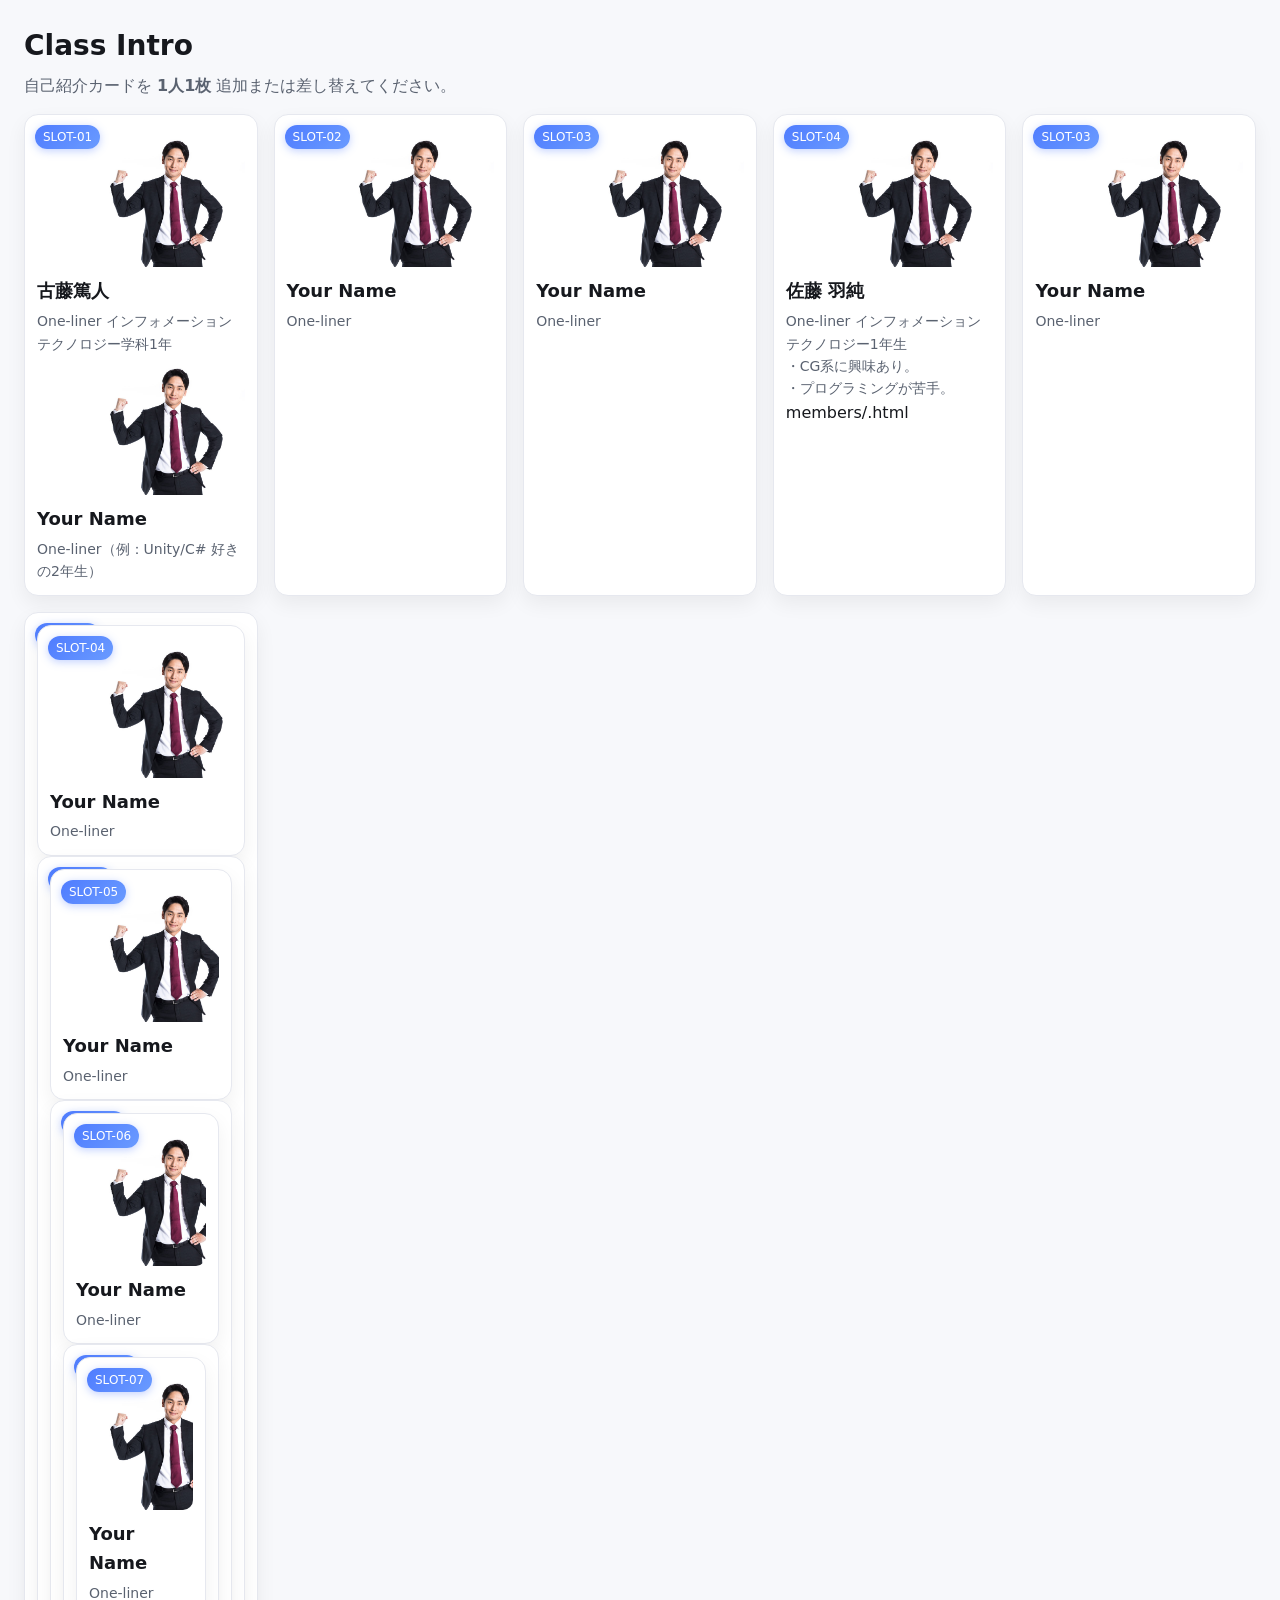
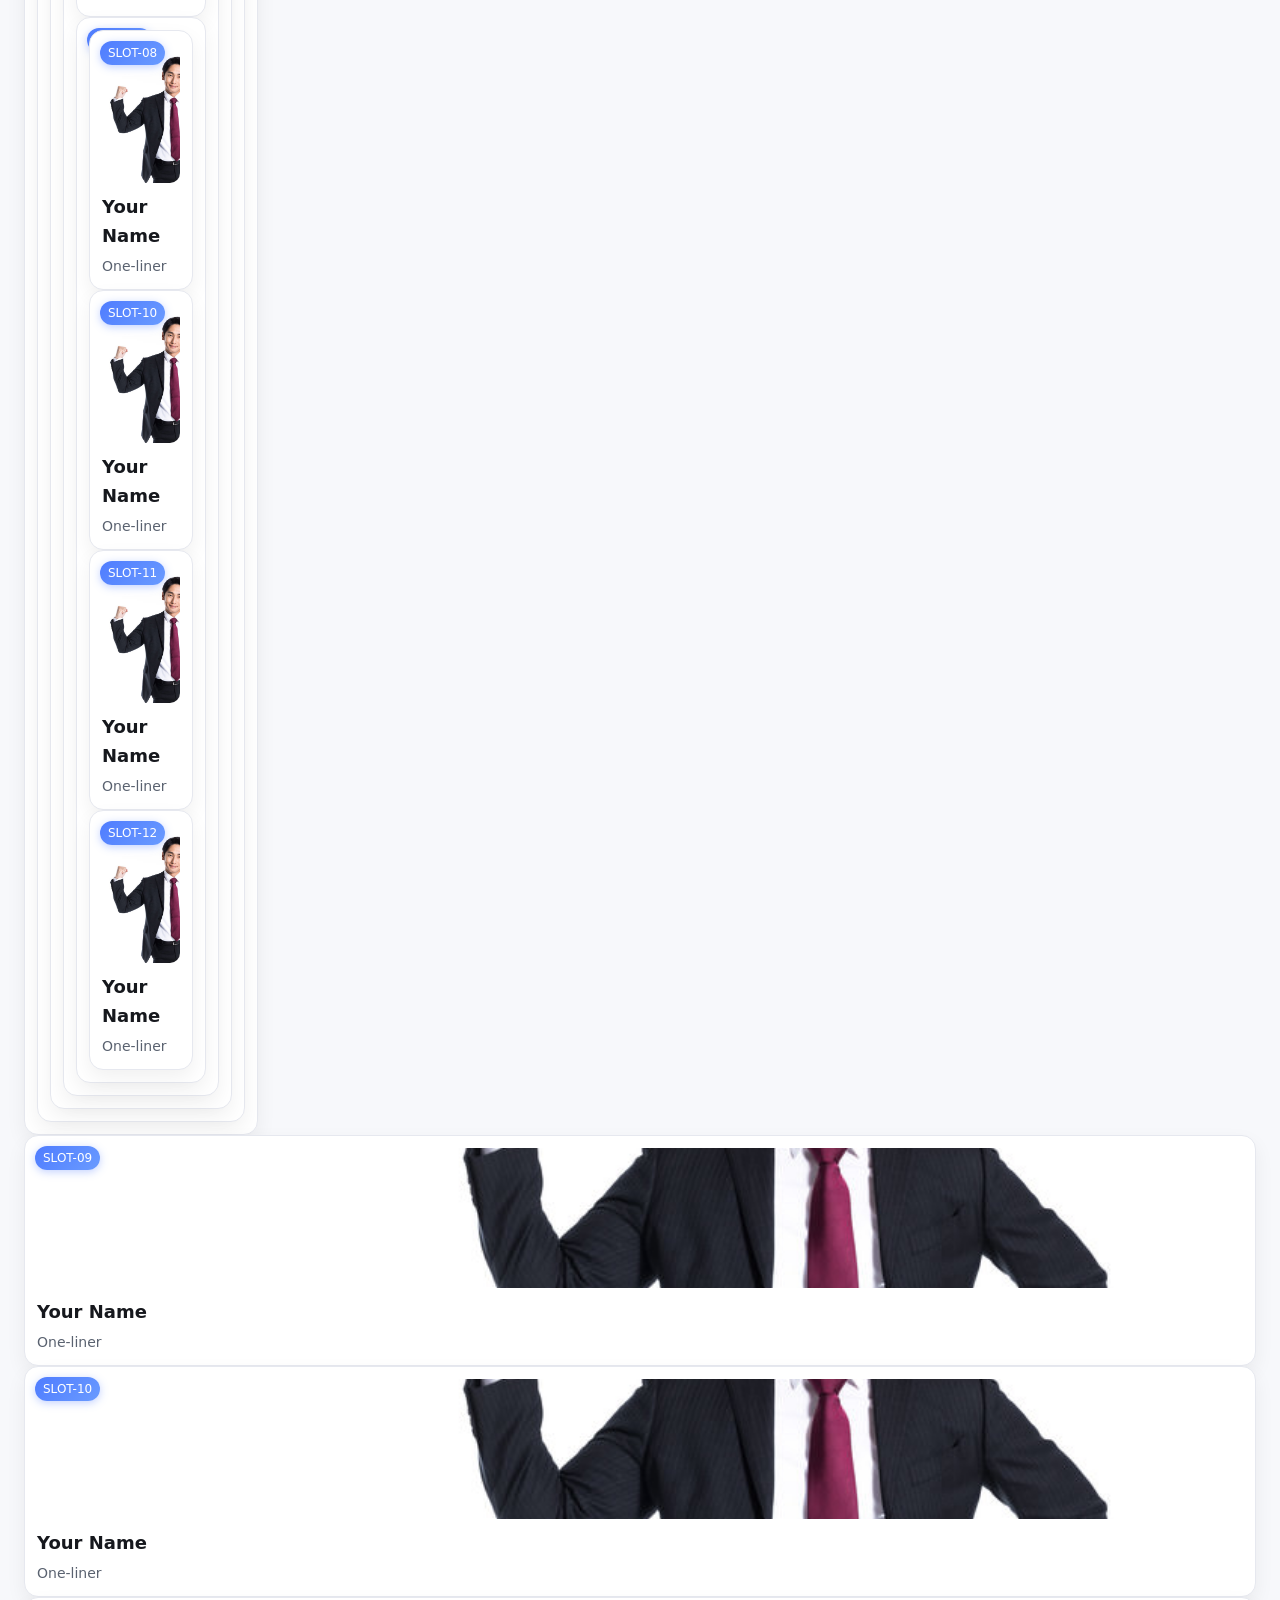
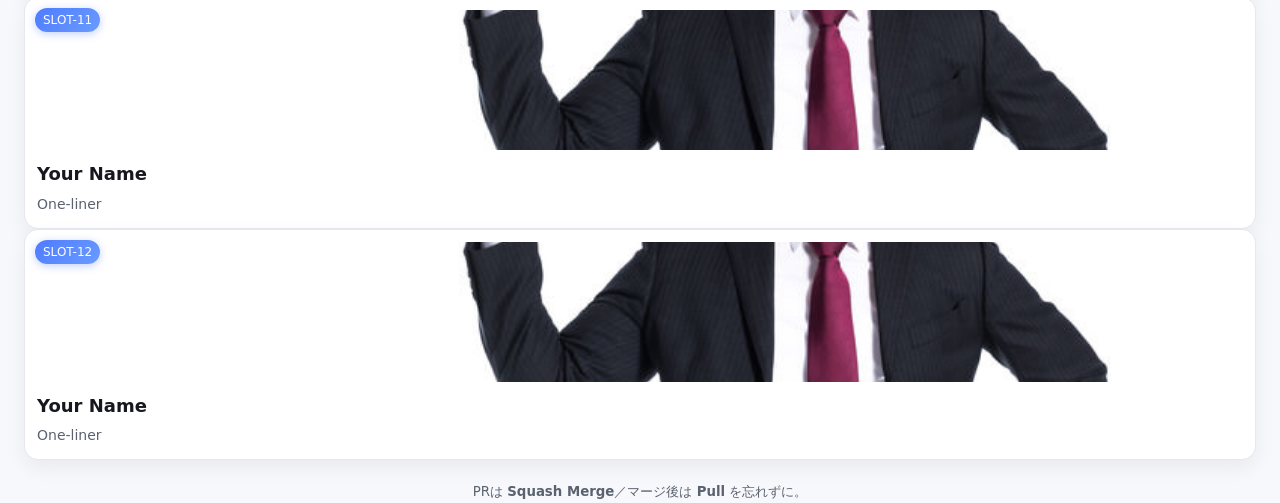
<file: index.html>
<!DOCTYPE html>
<html lang="ja">
  <head>
    <meta charset="utf-8" />
    <meta name="viewport" content="width=device-width, initial-scale=1" />
    <title>Class Intro</title>
    <link rel="stylesheet" href="styles.css" />
  </head>
  <body>
    <!-- ===== 運用ルール（配布時のままでOK） =====
    - 各自「自分のSLOT」1か所だけを書き換える
    - 画像は assets/ 以下に追加して <img src> を差し替えてよい（~200KB推奨）
    - PRは Squash Merge、マージ後は Pull（同期）
  ========================================== -->
    <header class="site-header">
      <h1>Class Intro</h1>
      <p>
        自己紹介カードを <strong>1人1枚</strong> 追加または差し替えてください。
      </p>
    </header>

    <main class="grid" id="members" aria-label="自己紹介カード一覧">
      <!-- SLOT-01 -->
      <article class="card" id="slot-01" data-slot="SLOT-01">
        <span class="slot-badge">SLOT-01</span>
        <a href="C:\Users\251013\Desktop\総合演習2\members\Huruhuji.html"
          ><img src="assets/placeholder.png" alt="HuruhujiAtsuto"
        /></a>
        <h2>古藤篤人</h2>
        <p>One-liner インフォメーションテクノロジー学科1年</p>
        <img src="assets/placeholder.png" alt="Your Name" />
        <h2>Your Name</h2>
        <p>One-liner（例：Unity/C# 好きの2年生）</p>
      </article>

      <!-- SLOT-02 -->
      <article class="card" id="slot-02" data-slot="SLOT-02">
        <span class="slot-badge">SLOT-02</span>

        <img src="assets/placeholder.png" alt="Your Name" />
        <h2>Your Name</h2>
        <p>One-liner</p>
      </article>

      <!-- SLOT-03 -->
      <article class="card" id="slot-03" data-slot="SLOT-03">
        <span class="slot-badge">SLOT-03</span>
        <img src="assets/placeholder.png" alt="Your Name" />
        <h2>Your Name</h2>
        <p>One-liner</p>
      </article>

      <!-- SLOT-04 -->
      <article class="card" id="slot-04" data-slot="SLOT-04">
        <span class="slot-badge">SLOT-04</span>
       <a href="C:\Users\251005\Desktop\総合演習5\menber\sato.html"> <img src="assets/placeholder.png" alt="Satou Wasumi" /></a>
        <h2>佐藤 羽純</h2>
        <p>
          One-liner インフォメーションテクノロジー1年生
          <br />・CG系に興味あり。<br />・プログラミングが苦手。
        </p>
        members/<name-or-id>.html

      </article>

      <!-- SLOT-03 -->
      <article class="card" id="slot-03" data-slot="SLOT-03">
        <span class="slot-badge">SLOT-03</span>

        <img src="assets/placeholder.png" alt="Your Name" />
        <h2>Your Name</h2>
        <p>One-liner</p>
      </article>


      <!-- SLOT-05 -->
      <article class="card" id="slot-05" data-slot="SLOT-05">
        <span class="slot-badge">SLOT-05</span>
     <!-- SLOT-04 -->
      <article class="card" id="slot-04" data-slot="SLOT-04">
        <span class="slot-badge">SLOT-04</span>
        <img src="assets/placeholder.png" alt="Your Name" />
        <h2>Your Name</h2>
        <p>One-liner</p>
      </article>


      <!-- SLOT-06 -->
      <article class="card" id="slot-06" data-slot="SLOT-06">
        <span class="slot-badge">SLOT-06</span>

        <!-- SLOT-05 -->
      <article class="card" id="slot-05" data-slot="SLOT-05">
        <span class="slot-badge">SLOT-05</span>

        <img src="assets/placeholder.png" alt="Your Name" />
        <h2>Your Name</h2>
        <p>One-liner</p>
      </article>


      <!-- SLOT-07 -->
      <article class="card" id="slot-07" data-slot="SLOT-07">
        <span class="slot-badge">SLOT-07</span>

      <!-- SLOT-06 -->
      <article class="card" id="slot-06" data-slot="SLOT-06">
        <span class="slot-badge">SLOT-06</span>


        <img src="assets/placeholder.png" alt="Your Name" />
        <h2>Your Name</h2>
        <p>One-liner</p>
      </article>


      <!-- SLOT-08 -->
      <article class="card" id="slot-08" data-slot="SLOT-08">
        <span class="slot-badge">SLOT-08</span>

      <!-- SLOT-07 -->
      <article class="card" id="slot-07" data-slot="SLOT-07">
        <span class="slot-badge">SLOT-07</span>

        <img src="assets/placeholder.png" alt="Your Name" />
        <h2>Your Name</h2>
        <p>One-liner</p>
      </article>


      <!-- 予備スロット（班追加用） -->
      <article class="card" id="slot-09" data-slot="SLOT-09">
        <span class="slot-badge">SLOT-09</span>

      <!-- SLOT-08 -->
      <article class="card" id="slot-08" data-slot="SLOT-08">
        <span class="slot-badge">SLOT-08</span>

        <img src="assets/placeholder.png" alt="Your Name" />
        <h2>Your Name</h2>
        <p>One-liner</p>
      </article>

      <article class="card" id="slot-10" data-slot="SLOT-10">
        <span class="slot-badge">SLOT-10</span>
        <img src="assets/placeholder.png" alt="Your Name" />
        <h2>Your Name</h2>
        <p>One-liner</p>
      </article>
      <article class="card" id="slot-11" data-slot="SLOT-11">
        <span class="slot-badge">SLOT-11</span>
        <img src="assets/placeholder.png" alt="Your Name" />
        <h2>Your Name</h2>
        <p>One-liner</p>
      </article>
      <article class="card" id="slot-12" data-slot="SLOT-12">
        <span class="slot-badge">SLOT-12</span>
        <img src="assets/placeholder.png" alt="Your Name" />
        <h2>Your Name</h2>
        <p>One-liner</p>
      </article>
    </main>


      <!-- 予備スロット（班追加用） -->
      <article class="card" id="slot-09" data-slot="SLOT-09">
        <span class="slot-badge">SLOT-09</span>
        <img src="assets/placeholder.png" alt="Your Name" />
        <h2>Your Name</h2>
        <p>One-liner</p>
      </article>
      <article class="card" id="slot-10" data-slot="SLOT-10">
        <span class="slot-badge">SLOT-10</span>
        <img src="assets/placeholder.png" alt="Your Name" />
        <h2>Your Name</h2>
        <p>One-liner</p>
      </article>
      <article class="card" id="slot-11" data-slot="SLOT-11">
        <span class="slot-badge">SLOT-11</span>
        <img src="assets/placeholder.png" alt="Your Name" />
        <h2>Your Name</h2>
        <p>One-liner</p>
      </article>
      <article class="card" id="slot-12" data-slot="SLOT-12">
        <span class="slot-badge">SLOT-12</span>
        <img src="assets/placeholder.png" alt="Your Name" />
        <h2>Your Name</h2>
        <p>One-liner</p>
      </article>
    </main>


    <footer class="site-footer">
      <small
        >PRは <strong>Squash Merge</strong>／マージ後は
        <strong>Pull</strong> を忘れずに。</small
      >
    </footer>
  </body>
</html>
</file>
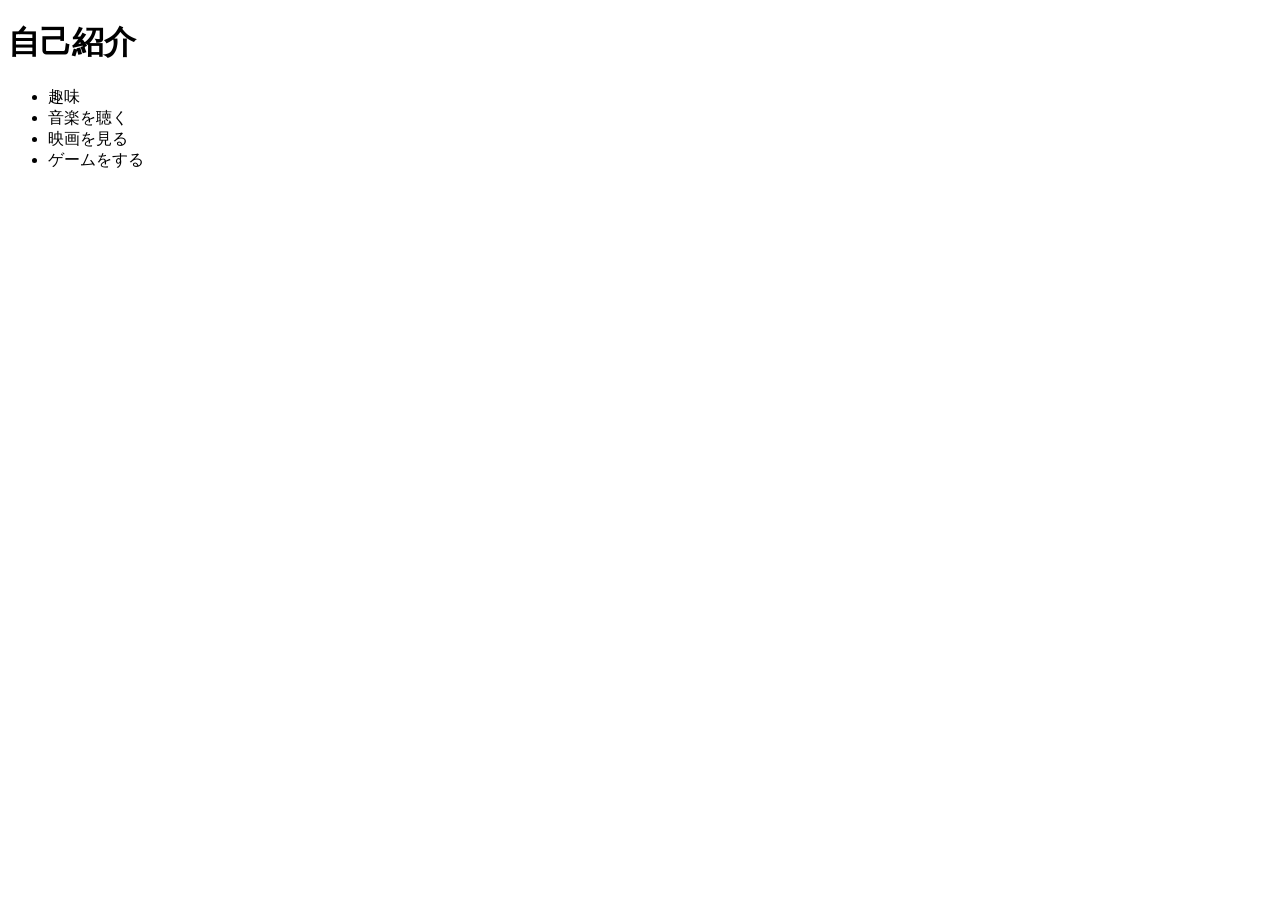
<file: members/Huruhuji.html>
<!DOCTYPE html>
<html lang="en">
  <head>
    <meta charset="UTF-8" />
    <meta name="viewport" content="width=device-width, initial-scale=1.0" />
    <title>古藤篤人</title>
  </head>
  <body>
    <h1>自己紹介</h1>
    <ul>
      <li>趣味</li>
      <li>音楽を聴く</li>
      <li>映画を見る</li>
      <li>ゲームをする</li>
    </ul>
  </body>
</html>
</file>
<file: styles.css>
:root{
  --bg: #f7f8fb;
  --card: #ffffff;
  --border: #e6e8ef;
  --text: #16181d;
  --muted: #5a6270;
  --accent: #4f7cff;
  --radius: 14px;
  --shadow: 0 8px 20px rgba(0,0,0,.06);
}

*{ box-sizing: border-box; }
html,body{ height: 100%; }
body{
  margin: 0;
  font-family: system-ui, -apple-system, "Segoe UI", Roboto, "Noto Sans JP", sans-serif;
  color: var(--text);
  background: var(--bg);
  line-height: 1.6;
  padding: 24px;
}

.site-header{ margin: 0 0 16px; }
.site-header h1{ margin: 0 0 4px; font-size: clamp(22px, 2.8vw, 28px); }
.site-header p{ margin: 0; color: var(--muted); }

.grid{
  display: grid;
  gap: 16px;
  grid-template-columns: repeat(auto-fill, minmax(220px, 1fr));
  align-items: stretch;
}

.card{
  position: relative;
  background: var(--card);
  border: 1px solid var(--border);
  border-radius: var(--radius);
  padding: 12px;
  box-shadow: var(--shadow);
  transition: transform .12s ease, box-shadow .12s ease, border-color .12s ease;
}
.card:hover{
  transform: translateY(-2px);
  box-shadow: 0 10px 28px rgba(0,0,0,.08);
  border-color: #d7dae5;
}

.slot-badge{
  position: absolute;
  top: 10px;
  left: 10px;
  display: inline-block;
  font-size: 12px;
  line-height: 1;
  padding: 6px 8px;
  color: #fff;
  background: linear-gradient(135deg, var(--accent), #6a9bff);
  border-radius: 999px;
  box-shadow: 0 2px 8px rgba(79,124,255,.35);
}

.card img{
  width: 100%;
  height: 140px;
  object-fit: cover;
  border-radius: 10px;
  background: #eef1f7;
  display: block;
  margin-bottom: 10px;
}

.card h2{
  margin: 6px 0 4px;
  font-size: 18px;
}
.card p{
  margin: 0;
  color: var(--muted);
  font-size: 14px;
}

.site-footer{
  margin-top: 18px;
  color: var(--muted);
  text-align: center;
}

/* スクリーンリーダー向け（必要に応じて使用） */
.visually-hidden{
  position: absolute !important;
  width: 1px; height: 1px;
  margin: -1px; border: 0; padding: 0;
  clip: rect(0 0 0 0); overflow: hidden; white-space: nowrap;
}
</file>
